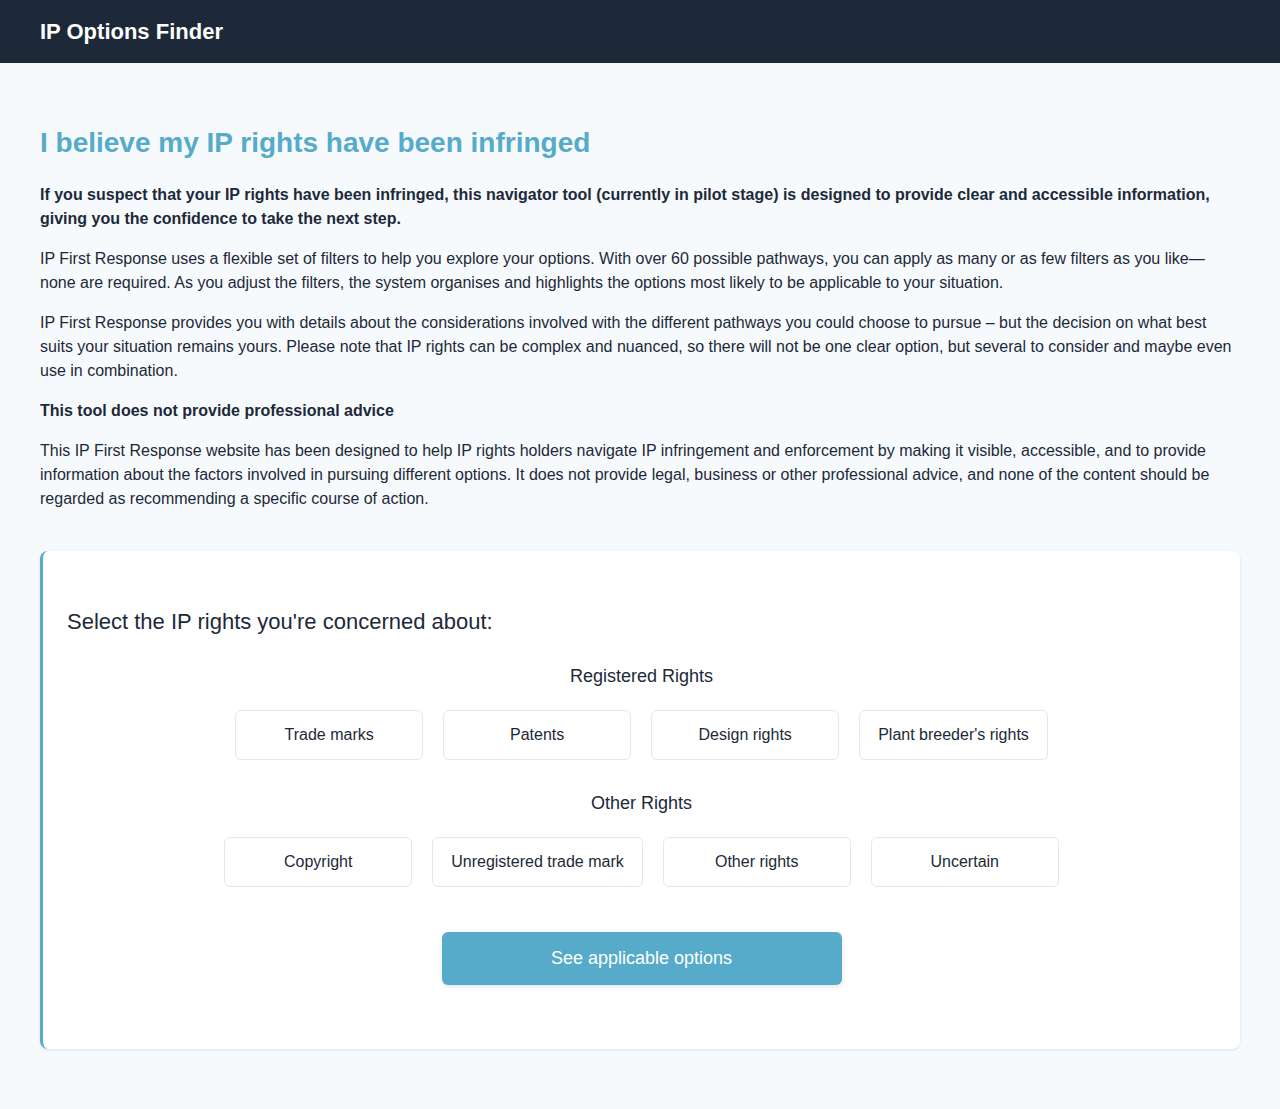
<file: index.html>
<!DOCTYPE html>
<html lang="en">
<head>
    <meta charset="UTF-8">
    <meta name="viewport" content="width=device-width, initial-scale=1.0">
    <title>IP Options</title>
    <style>
        :root {
            --dark-blue: #1D2939;
            --teal: #55ABC9;
            --light-mint: #F6FAFC;
            --border-color: #E4E7EC;
            --text-primary: #1D2939;
            --text-secondary: #667085;
            --highlight: #787ABB;
            
            /* IP Rights Colors */
            --patents-color: #1DA7AF;
            --trademarks-color: #DE4326;
            --designs-color: #84C98F;
            --pbr-color: #F1AC1E;
            --copyright-color: #787ABB;
            --any-color: #667085;
        }

        body {
            font-family: -apple-system, BlinkMacSystemFont, 'Segoe UI', Roboto, sans-serif;
            color: var(--text-primary);
            background-color: var(--light-mint);
            line-height: 1.5;
            margin: 0;
            padding: 0;
        }

        .container {
            max-width: 1200px;
            margin: 0 auto;
            padding: 0 20px;
        }

        .header {
            background-color: var(--dark-blue);
            color: white;
            padding: 15px 0;
        }

        .header-content {
            display: flex;
            justify-content: space-between;
            align-items: center;
        }

        .logo {
            font-size: 22px;
            font-weight: 600;
        }

        .main-content {
            padding: 40px 0;
        }

        .title-section {
            margin-bottom: 40px;
        }

        h1 {
            font-size: 28px;
            font-weight: 600;
            color: var(--teal);
        }

        h2 {
            font-size: 22px;
            font-weight: 500;
            color: var(--text-primary);
            margin-bottom: 20px;
            margin-top: 30px;
        }

        .card {
            background-color: white;
            border-radius: 8px;
            box-shadow: 0 1px 3px rgba(16, 24, 40, 0.1);
            padding: 24px;
            margin-bottom: 20px;
            border-left: 3px solid var(--teal);
        }

        .option-group {
            margin-bottom: 30px;
        }

        .options-container {
            display: flex;
            flex-wrap: wrap;
            gap: 10px;
            margin-top: 15px;
            justify-content: center;
        }

        .option-btn {
            background-color: white;
            border: 1px solid var(--border-color);
            border-radius: 6px;
            padding: 12px 18px;
            font-size: 16px;
            cursor: pointer;
            transition: all 0.2s ease;
            display: flex;
            align-items: center;
            justify-content: center;
            text-align: center;
            margin: 5px;
            min-width: 150px;
            user-select: none;
        }

        .option-btn:active {
            transform: scale(0.98);
            box-shadow: inset 0 1px 2px rgba(0,0,0,0.1);
        }

        .option-btn:hover {
            background-color: #F9FAFB;
        }

        .option-btn.selected {
            background-color: var(--teal);
            color: white;
            border-color: var(--teal);
        }

        /* IP Rights specific colors */
        .option-btn[data-type="patents"].selected {
            background-color: var(--patents-color);
            border-color: var(--patents-color);
        }

        .option-btn[data-type="trademarks"].selected {
            background-color: var(--trademarks-color);
            border-color: var(--trademarks-color);
        }

        .option-btn[data-type="designs"].selected {
            background-color: var(--designs-color);
            border-color: var(--designs-color);
        }

        .option-btn[data-type="pbr"].selected {
            background-color: var(--pbr-color);
            border-color: var(--pbr-color);
        }

        .option-btn[data-type="copyright"].selected {
            background-color: var(--copyright-color);
            border-color: var(--copyright-color);
        }

        .option-btn[data-type="any"].selected {
            background-color: var(--any-color);
            border-color: var(--any-color);
        }
        
        .option-btn[data-type="unregistered-tm"].selected {
            background-color: #DE4326; /* Same as trademarks */
            border-color: #DE4326;
            opacity: 0.8; /* Slightly different to indicate unregistered */
        }
        
        .option-btn[data-type="uncertain"].selected {
            background-color: #A0A0A0;
            border-color: #A0A0A0;
        }
        
        h3 {
            margin-top: 25px;
            margin-bottom: 10px;
            font-size: 18px;
            font-weight: 500;
            color: var(--text-primary);
            text-align: center;
        }
        
        .infringement-101 {
            background-color: #F8F9FA;
            border: 1px solid var(--border-color);
            border-left: 3px solid var(--teal);
            padding: 15px;
            border-radius: 6px;
            margin: 25px 0;
            text-align: center;
        }
        
        .infringement-101-link {
            color: var(--teal);
            text-decoration: underline;
            font-weight: 500;
        }

        .option-checkbox {
            position: absolute;
            opacity: 0;
            width: 0;
            height: 0;
        }

        .btn-primary {
            background-color: var(--teal);
            color: white;
            padding: 16px 24px;
            border-radius: 6px;
            font-weight: 500;
            cursor: pointer;
            border: none;
            transition: all 0.2s ease;
            font-size: 18px;
            width: 100%;
            max-width: 400px;
            margin: 40px auto;
            display: block;
            box-shadow: 0 2px 4px rgba(0,0,0,0.1);
        }

        .btn-primary:hover {
            background-color: #4799B5;
            box-shadow: 0 3px 6px rgba(0,0,0,0.15);
        }

        .btn-primary:active {
            transform: translateY(1px);
            box-shadow: 0 1px 2px rgba(0,0,0,0.1);
        }

        @media (max-width: 768px) {
            .options-container {
                flex-direction: column;
            }
            
            .option-btn {
                width: 100%;
            }
        }
    </style>
</head>
<body>
    <div class="header">
        <div class="container">
            <div class="header-content">
                <div class="logo">IP Options Finder</div>
            </div>
        </div>
    </div>

    <div class="main-content">
        <div class="container">
            <div class="title-section">
                <h1>I believe my IP rights have been infringed</h1>
                <p><strong>If you suspect that your IP rights have been infringed, this navigator tool (currently in pilot stage) is designed to provide clear and accessible information, giving you the confidence to take the next step.</strong></p>
                
                <p>IP First Response uses a flexible set of filters to help you explore your options. With over 60 possible pathways, you can apply as many or as few filters as you like—none are required. As you adjust the filters, the system organises and highlights the options most likely to be applicable to your situation.</p>
                
                <p>IP First Response provides you with details about the considerations involved with the different pathways you could choose to pursue – but the decision on what best suits your situation remains yours. Please note that IP rights can be complex and nuanced, so there will not be one clear option, but several to consider and maybe even use in combination.</p>
                
                <p><strong>This tool does not provide professional advice</strong></p>
                
                <p>This IP First Response website has been designed to help IP rights holders navigate IP infringement and enforcement by making it visible, accessible, and to provide information about the factors involved in pursuing different options. It does not provide legal, business or other professional advice, and none of the content should be regarded as recommending a specific course of action.</p>
            </div>

            <div class="card">
                <form id="ip-options-form">
                    <div class="option-group">
                        <h2>Select the IP rights you're concerned about:</h2>
                        
                        <h3>Registered Rights</h3>
                        <div class="options-container">
                            <label class="option-btn" data-type="trademarks">
                                <input type="checkbox" name="ip-rights" value="trademarks" class="option-checkbox">
                                Trade marks
                            </label>
                            <label class="option-btn" data-type="patents">
                                <input type="checkbox" name="ip-rights" value="patents" class="option-checkbox">
                                Patents
                            </label>
                            <label class="option-btn" data-type="designs">
                                <input type="checkbox" name="ip-rights" value="designs" class="option-checkbox">
                                Design rights
                            </label>
                            <label class="option-btn" data-type="pbr">
                                <input type="checkbox" name="ip-rights" value="pbr" class="option-checkbox">
                                Plant breeder's rights
                            </label>
                        </div>
                        
                        <h3>Other Rights</h3>
                        <div class="options-container">
                            <label class="option-btn" data-type="copyright">
                                <input type="checkbox" name="ip-rights" value="copyright" class="option-checkbox">
                                Copyright
                            </label>
                            <label class="option-btn" data-type="unregistered-tm">
                                <input type="checkbox" name="ip-rights" value="unregistered-tm" class="option-checkbox">
                                Unregistered trade mark
                            </label>
                            <label class="option-btn" data-type="any">
                                <input type="checkbox" name="ip-rights" value="any" class="option-checkbox">
                                Other rights
                            </label>
                            <label class="option-btn" data-type="uncertain">
                                <input type="checkbox" name="ip-rights" value="uncertain" class="option-checkbox">
                                Uncertain
                            </label>
                        </div>
                        
                        <div id="infringement-101-container" class="infringement-101" style="display: none;">
                            <p>We recommend you check out our <a href="#" class="infringement-101-link">Infringement 101</a> section before proceeding</p>
                        </div>

                    </div>

                    <button type="button" id="see-options-btn" class="btn-primary">See applicable options</button>
                </form>
            </div>
        </div>
    </div>

    <script>
        // Handle option button selection for checkboxes (multi-select)
        document.querySelectorAll('.option-btn').forEach(button => {
            // Make the entire button clickable
            button.addEventListener('click', function(e) {
                e.preventDefault(); // Prevent default checkbox behavior
                
                // Toggle the selected class on the clicked button
                this.classList.toggle('selected');
                
                // Also toggle the checkbox
                const checkbox = this.querySelector('.option-checkbox');
                checkbox.checked = !checkbox.checked;
                
                // Check if "Uncertain" is selected
                checkUncertainSelected();
            });
            
            // Also handle the actual checkbox clicks
            const checkbox = button.querySelector('.option-checkbox');
            checkbox.addEventListener('change', function(e) {
                e.stopPropagation(); // Stop event from bubbling
                // Toggle the selected class based on checkbox state
                if (this.checked) {
                    button.classList.add('selected');
                } else {
                    button.classList.remove('selected');
                }
                
                // Check if "Uncertain" is selected
                checkUncertainSelected();
            });
        });
        
        // Function to check if "Uncertain" is selected and show/hide infringement-101
        function checkUncertainSelected() {
            const uncertainCheckbox = document.querySelector('input[value="uncertain"]');
            const infringement101Container = document.getElementById('infringement-101-container');
            
            if (uncertainCheckbox && uncertainCheckbox.checked) {
                infringement101Container.style.display = 'block';
            } else {
                infringement101Container.style.display = 'none';
            }
        }

        // Handle the see options button click
        document.getElementById('see-options-btn').addEventListener('click', function() {
            window.location.href = 'https://brendan13-ipav.github.io/2point0filter/';
        });
    </script>
</body>
</html>
</file>
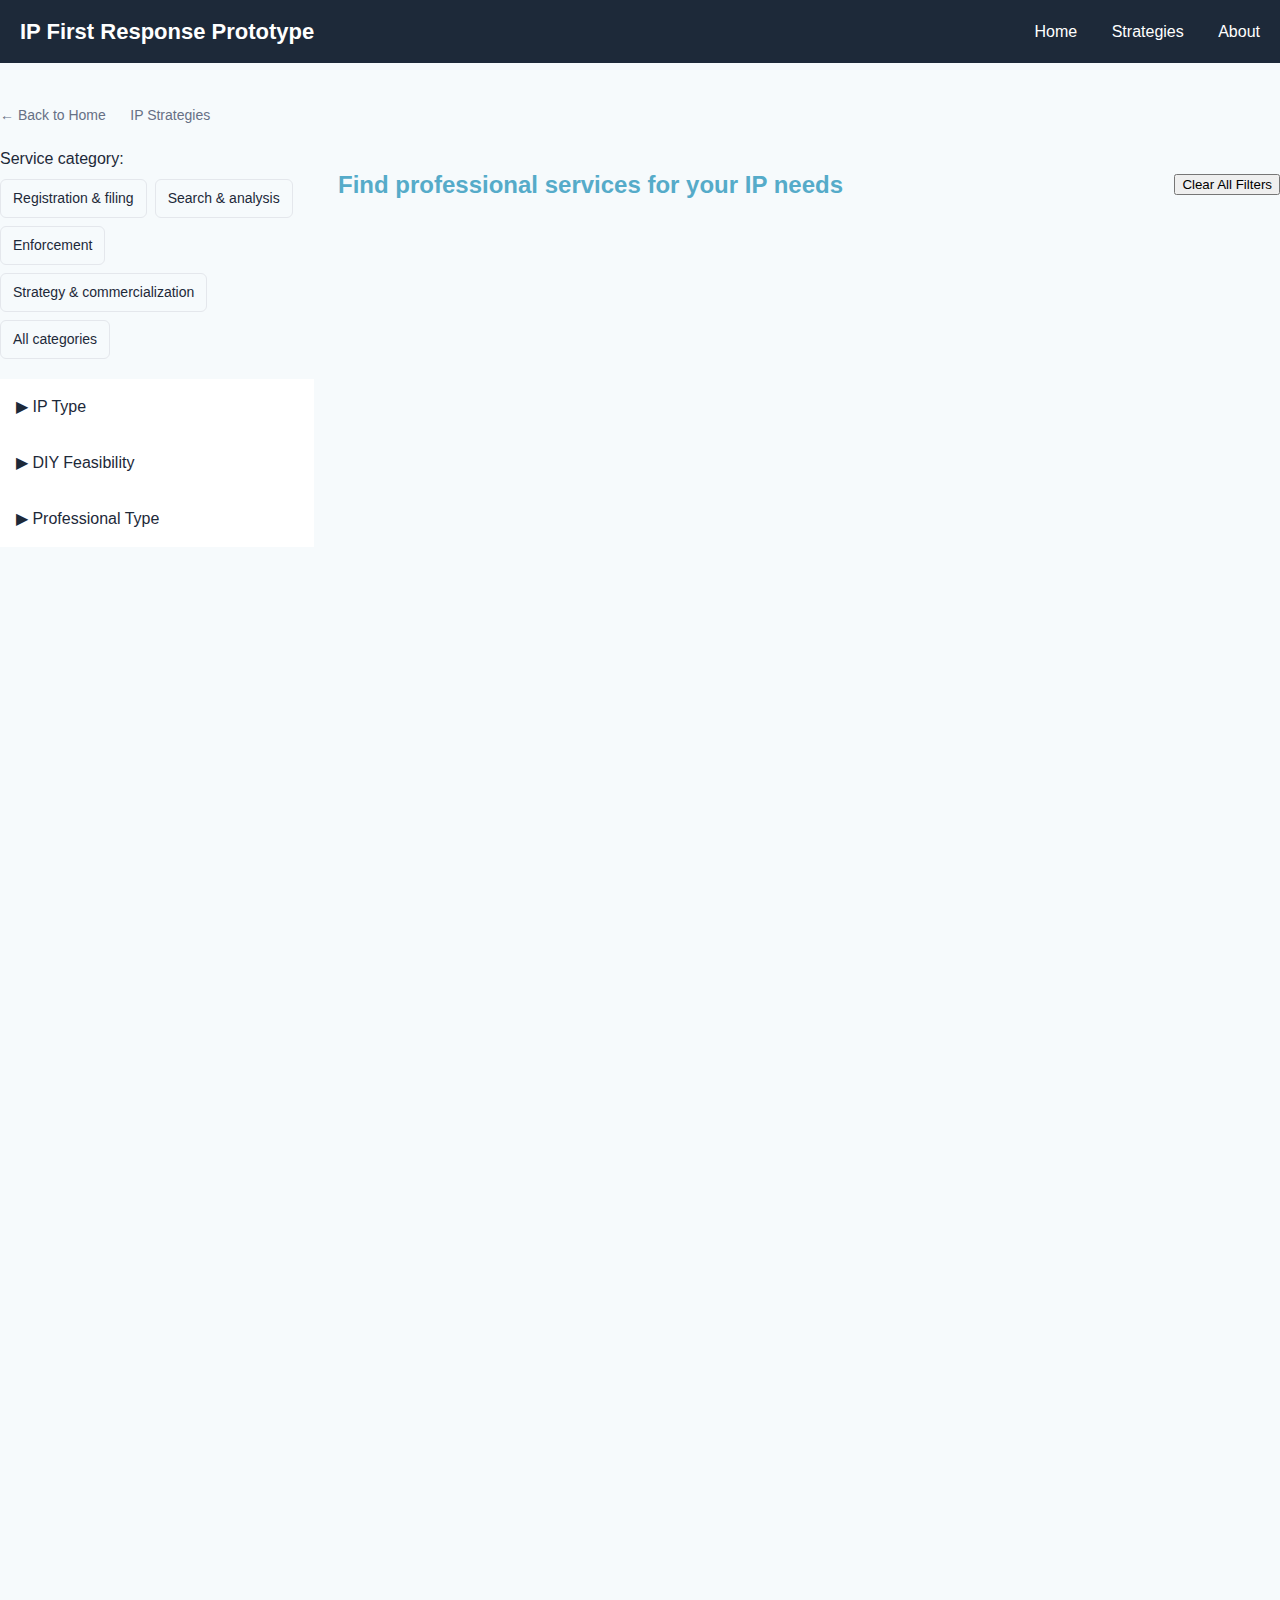
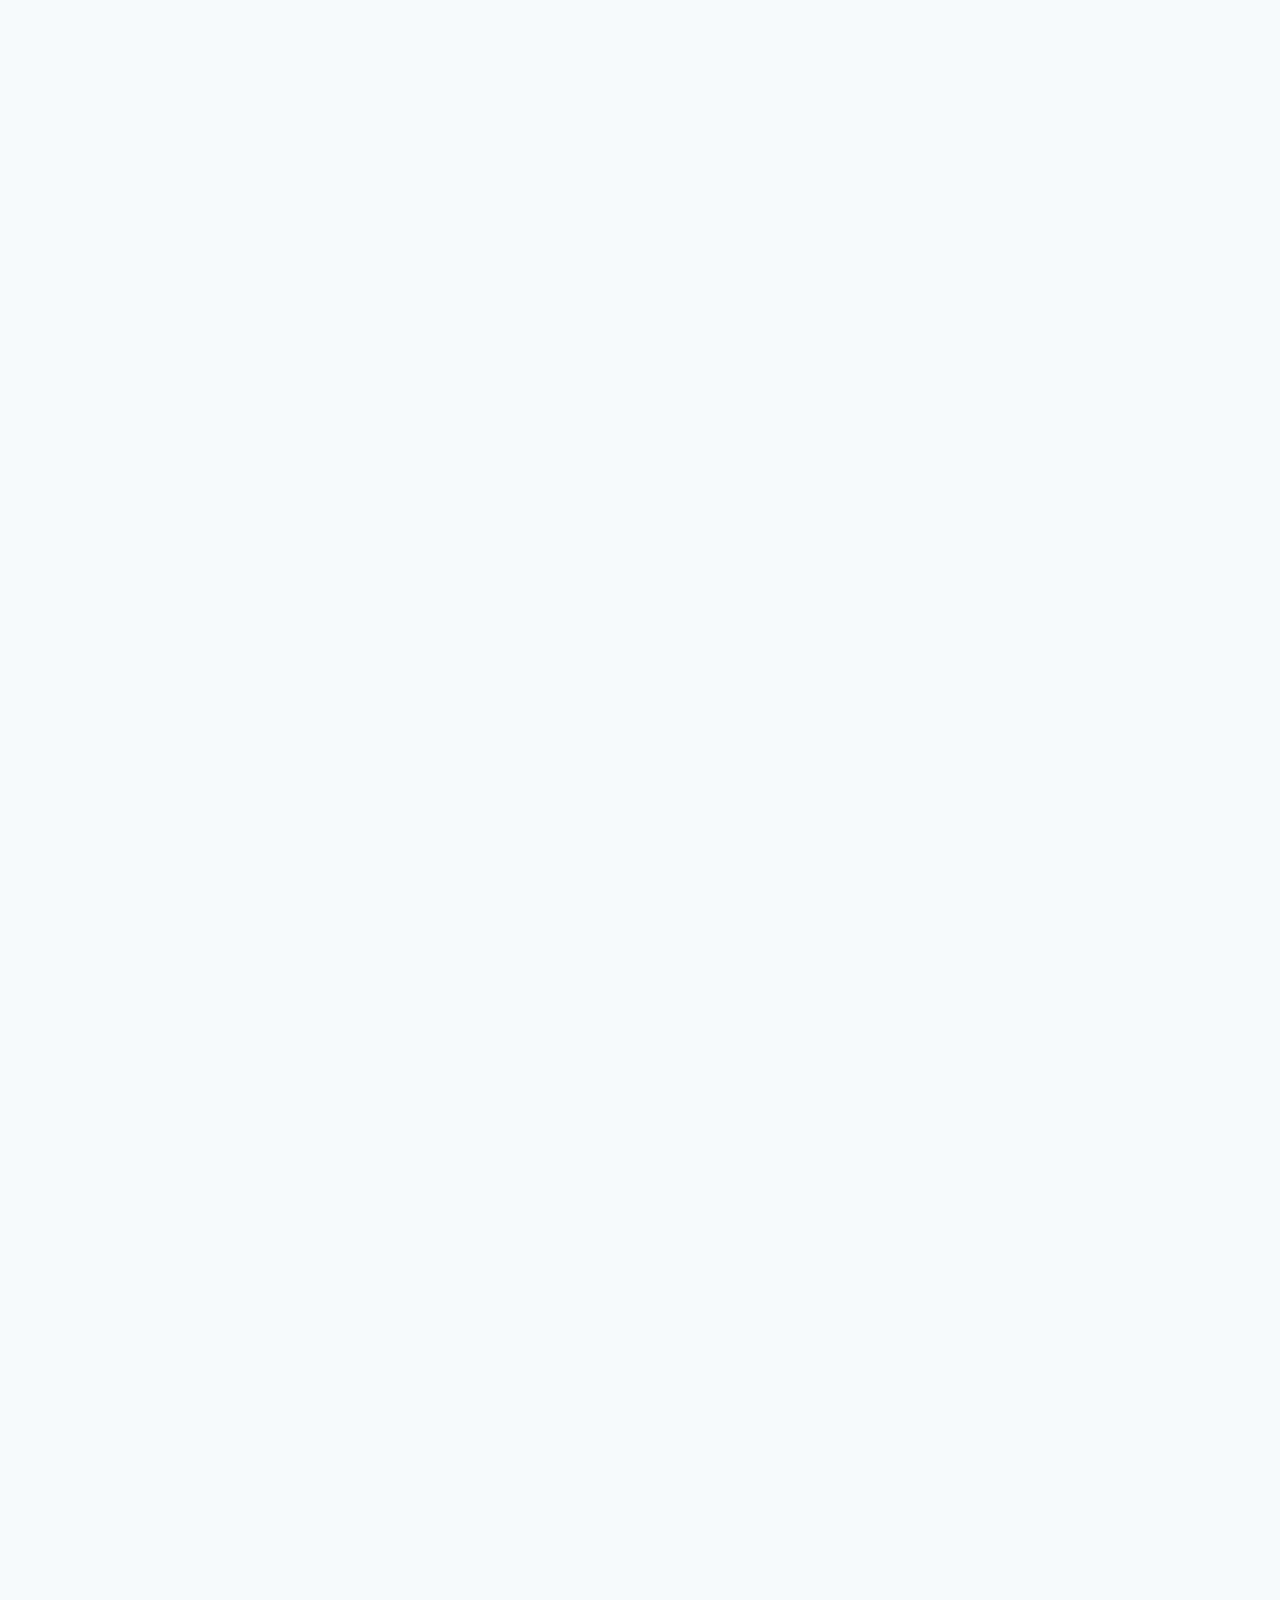
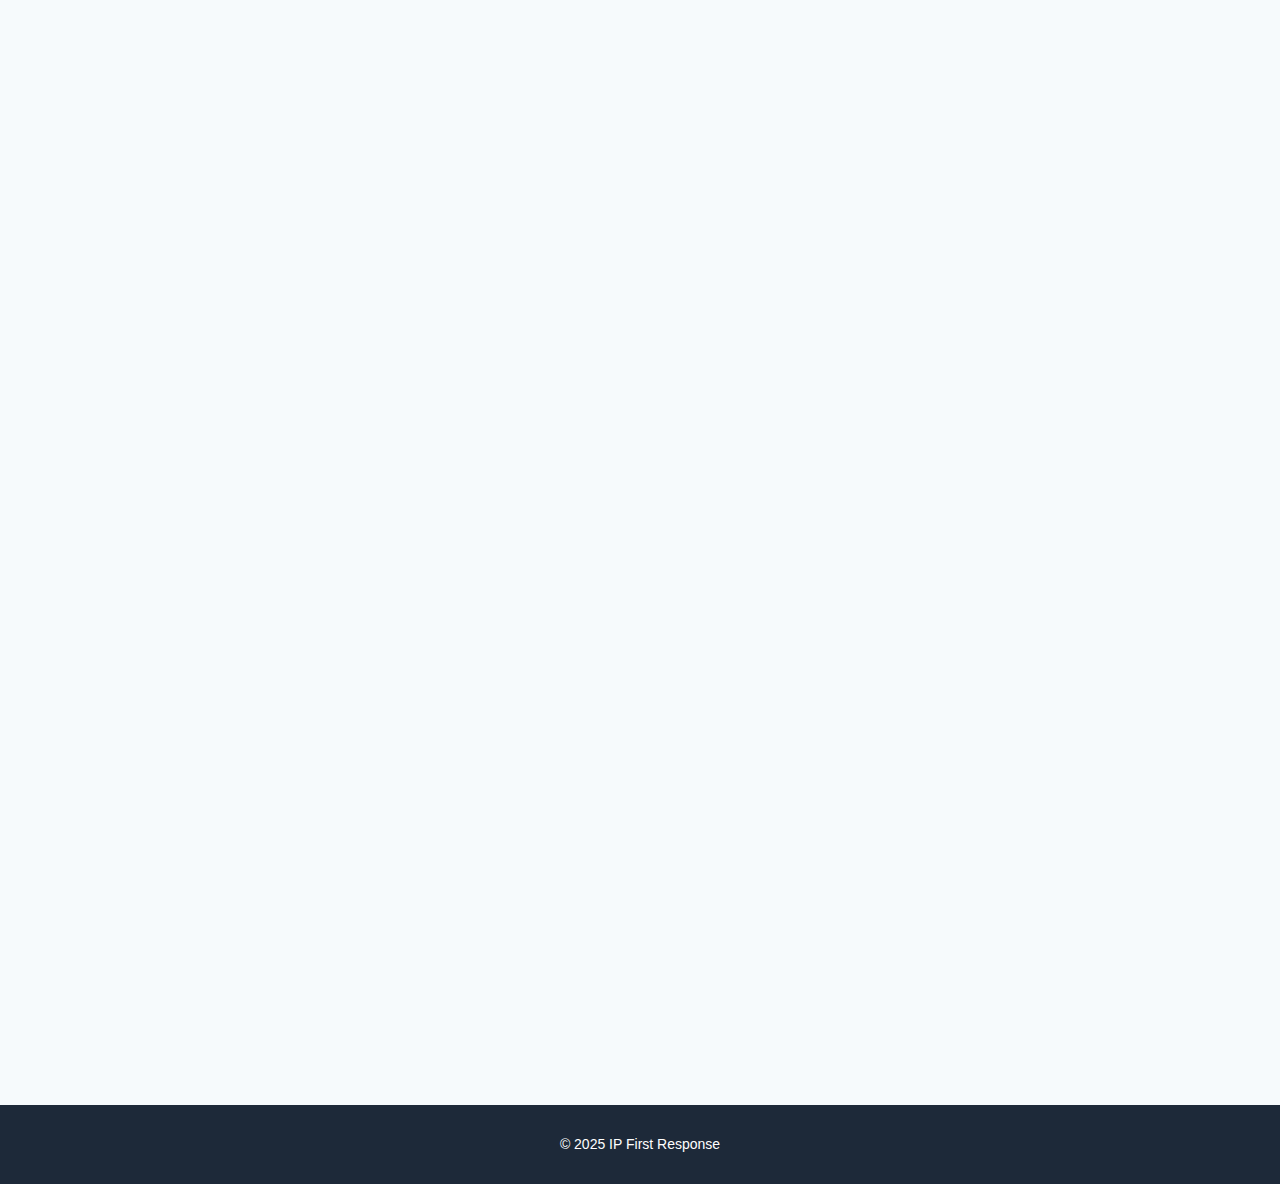
<file: ip-professionals.html>
<!DOCTYPE html>
<html lang="en">
<head>
    <meta charset="UTF-8">
    <meta name="viewport" content="width=device-width, initial-scale=1.0">
    <title>Find IP Professional Services</title>
    <link rel="stylesheet" href="styles.css" />
    <style>
        /* Additional styles specific to professionals page */
        .diy-possible {
            color: #059669; 
        }

        .diy-not-possible {
            color: #DC2626;
        }

        .diy-requires-experience, .diy-experience {
            color: #D97706;
        }

        .diy-professional {
            color: #DC2626;
        }

        .tag-sections {
            margin-top: 8px;
            border-top: 1px solid var(--border-color);
            padding-top: 8px;
        }

        .tag-row {
            margin-bottom: 6px;
            display: flex;
            align-items: flex-start;
        }

        .tag-row:last-child {
            margin-bottom: 0;
        }

        .tag-row-label {
            font-size: 11px;
            color: var(--text-secondary);
            margin-right: 8px;
            min-width: 80px;
            flex-shrink: 0;
            font-weight: 500;
        }

        .tag-row-content {
            display: flex;
            flex-wrap: wrap;
            gap: 4px;
            flex: 1;
        }

        .professional-tag, .ip-type-tag {
            font-size: 11px;
            padding: 3px 8px;
            border-radius: 4px;
            display: inline-flex;
            align-items: center;
            font-weight: 500;
        }

        /* Professional type tag colors */
        .tag-patent-attorney {
            background-color: rgba(29, 167, 175, 0.1);
            color: var(--patent-color);
        }

        .tag-trademark-attorney {
            background-color: rgba(222, 67, 38, 0.1);
            color: var(--trademark-color);
        }

        .tag-design-attorney {
            background-color: rgba(132, 201, 143, 0.1);
            color: var(--design-color);
        }

        .tag-ip-lawyer {
            background-color: rgba(29, 41, 57, 0.1);
            color: var(--dark-blue);
        }

        .tag-prior-art-searcher {
            background-color: rgba(120, 122, 187, 0.1);
            color: var(--copyright-color);
        }

        .tag-ip-consultant {
            background-color: rgba(241, 172, 30, 0.1);
            color: var(--pbr-color);
        }

        .tag-patent-agent {
            background-color: rgba(85, 171, 201, 0.1);
            color: var(--teal);
        }

        .tag-qualified-person {
            background-color: rgba(102, 112, 133, 0.1);
            color: var(--any-color);
        }

        .tag-barrister {
            background-color: rgba(139, 69, 19, 0.1);
            color: #8B4513;
        }

        .tag-tech-transfer {
            background-color: rgba(75, 0, 130, 0.1);
            color: #4B0082;
        }

        .tag-valuation-expert {
            background-color: rgba(255, 140, 0, 0.1);
            color: #FF8C00;
        }

        .tag-docketing-specialist {
            background-color: rgba(128, 128, 128, 0.1);
            color: #808080;
        }

        /* Category specific border colors */
        .border-registration {
            border-left: 3px solid var(--teal);
        }

        .border-search {
            border-left: 3px solid var(--patent-color);
        }

        .border-enforcement {
            border-left: 3px solid var(--trademark-color);
        }

        .border-strategy {
            border-left: 3px solid var(--pbr-color);
        }

        .service-category {
            font-size: 14px;
            color: var(--text-secondary);
            margin-bottom: 4px;
        }

        .service-title {
            font-size: 18px;
            font-weight: 600;
            margin-bottom: 8px;
        }

        .service-description {
            color: var(--text-primary);
            margin-bottom: 16px;
            font-size: 14px;
            line-height: 1.5;
        }

        @keyframes fadeInUp {
            from {
                opacity: 0;
                transform: translateY(20px);
            }
            to {
                opacity: 1;
                transform: translateY(0);
            }
        }
    </style>
</head>
<body>
    <header class="header">
        <div class="container">
            <div class="header-content">
                <div class="logo">IP First Response Prototype</div>
                <nav class="nav">
                    <a href="index.html">Home</a>
                    <a href="strategies.html">Strategies</a>
                    <a href="#">About</a>
                </nav>
            </div>
        </div>
    </header>

    <div class="container main-content">
        <!-- Navigation breadcrumbs -->
        <div style="margin-bottom: 20px;">
            <a href="index.html" style="color: var(--text-secondary); text-decoration: none; font-size: 14px; margin-right: 20px;">← Back to Home</a>
            <a href="strategies.html" style="color: var(--text-secondary); text-decoration: none; font-size: 14px;">IP Strategies</a>
        </div>

        <div id="app">Loading professional services... Please wait.</div>
    </div>

    <footer class="footer">
        <div class="container">
            <p style="text-align: center; font-size: 14px;">&copy; 2025 IP First Response</p>
        </div>
    </footer>

    <script>
        // Load the services data
        fetch('ip-professionals-data.json')
        .then(response => response.json())
        .then(servicesData => {
            const app = IPProfessionalsApp(servicesData);
            app.init();
        })
        .catch(err => {
            console.error('Error loading professionals data:', err);
            document.getElementById('app').textContent = 'Failed to load professional services data.';
        });

        function IPProfessionalsApp(servicesData) {
            // Filter state
            let currentFilters = {
                category: null,
                iptype: null,
                diy: null,
                professional: null
            };

            function init() {
                render();
                setupEventListeners();
            }

            function setupEventListeners() {
                document.addEventListener('click', function(e) {
                    if (e.target.matches('[data-filter]')) {
                        handleFilterClick(e.target);
                    } else if (e.target.matches('.filter-remove')) {
                        handleFilterRemove(e.target);
                    } else if (e.target.matches('.reset-button')) {
                        clearAllFilters();
                    } else if (e.target.matches('.accordion-header')) {
                        toggleAccordion(e.target);
                    }
                });
            }

            function handleFilterClick(button) {
                const filter = button.dataset.filter;
                const value = button.dataset.value;
                
                // Remove selection from siblings
                const siblings = button.parentElement.querySelectorAll('.radio-button');
                siblings.forEach(sibling => sibling.classList.remove('radio-selected'));
                
                // Toggle selection
                if (currentFilters[filter] === value) {
                    currentFilters[filter] = null;
                } else {
                    button.classList.add('radio-selected');
                    currentFilters[filter] = value;
                }
                
                renderServices();
                renderActiveFilters();
            }

            function handleFilterRemove(button) {
                const filterType = button.dataset.filter;
                removeFilter(filterType);
            }

            function removeFilter(filterType) {
                currentFilters[filterType] = null;
                
                // Update UI
                document.querySelectorAll(`[data-filter="${filterType}"]`).forEach(button => {
                    button.classList.remove('radio-selected');
                });
                
                renderServices();
                renderActiveFilters();
            }

            function clearAllFilters() {
                currentFilters = {
                    category: null,
                    iptype: null,
                    diy: null,
                    professional: null
                };
                
                // Update UI
                document.querySelectorAll('.radio-button').forEach(button => {
                    button.classList.remove('radio-selected');
                });
                
                renderServices();
                renderActiveFilters();
            }

            function toggleAccordion(header) {
                const accordion = header.nextElementSibling;
                const arrow = header.querySelector('span');
                
                if (accordion.style.display === 'none' || !accordion.style.display) {
                    accordion.style.display = 'block';
                    arrow.textContent = '▼ ' + arrow.textContent.substring(2);
                } else {
                    accordion.style.display = 'none';
                    arrow.textContent = '▶ ' + arrow.textContent.substring(2);
                }
            }

            function filterServices() {
                return servicesData.filter(service => {
                    // Category filter
                    if (currentFilters.category && currentFilters.category !== 'all' && service.category !== currentFilters.category) {
                        return false;
                    }
                    
                    // IP type filter
                    if (currentFilters.iptype && currentFilters.iptype !== 'any' && service.ipType !== currentFilters.iptype && service.ipType !== 'any') {
                        return false;
                    }
                    
                    // DIY filter
                    if (currentFilters.diy && currentFilters.diy !== 'all' && service.diy !== currentFilters.diy) {
                        return false;
                    }
                    
                    // Professional filter
                    if (currentFilters.professional && currentFilters.professional !== 'any' && !service.professionals.includes(currentFilters.professional)) {
                        return false;
                    }
                    
                    return true;
                });
            }

            function renderServices() {
                const filteredServices = filterServices();
                const container = document.getElementById('serviceCards');
                
                if (!container) return;
                
                if (filteredServices.length === 0) {
                    container.innerHTML = '<div style="grid-column: 1/-1; text-align: center; padding: 40px; color: var(--text-secondary);">No services match your current filters. Try adjusting your selection.</div>';
                    return;
                }
                
                container.innerHTML = filteredServices.map((service, index) => {
                    const borderClass = `border-${service.category}`;
                    const diyClass = `diy-${service.diy.replace(' ', '-')}`;
                    
                    return `
                        <div class="service-card ${borderClass}" style="opacity: 0; animation: fadeInUp 0.6s ease forwards; animation-delay: ${index * 0.1}s;">
                            <div>
                                <div class="service-category">${service.serviceCategory}</div>
                                <h3 class="service-title">${service.title}</h3>
                                <p class="service-description">${service.description}</p>
                                
                                <div class="card-metrics">
                                    <div class="metric-row">
                                        <span class="metric-label">Typical cost:</span>
                                        <span class="metric-value">${service.cost}</span>
                                    </div>
                                    <div class="metric-row">
                                        <span class="metric-label">Typical timeline:</span>
                                        <span class="metric-value">${service.timeline}</span>
                                    </div>
                                    <div class="metric-row">
                                        <span class="metric-label">DIY alternative:</span>
                                        <span class="metric-value ${diyClass}">${service.diyText}</span>
                                    </div>
                                </div>

                                <div class="tag-sections">
                                    <div class="tag-row">
                                        <span class="tag-row-label">IP Type:</span>
                                        <div class="tag-row-content">
                                            <span class="ip-type-tag tag-ip-${service.ipType}">${service.ipType === 'any' ? 'Any Right' : service.ipType.charAt(0).toUpperCase() + service.ipType.slice(1)}</span>
                                        </div>
                                    </div>
                                    <div class="tag-row">
                                        <span class="tag-row-label">Professionals:</span>
                                        <div class="tag-row-content">
                                            ${service.professionalLabels.map((prof, i) => `<span class="professional-tag tag-${service.professionals[i]}">${prof}</span>`).join('')}
                                        </div>
                                    </div>
                                </div>
                            </div>
                        </div>
                    `;
                }).join('');
            }

            function renderActiveFilters() {
                const container = document.getElementById('activeFilters');
                
                if (!container) return;
                
                const activeFilters = [];
                
                const filterLabels = {
                    category: {
                        registration: 'Registration & filing',
                        search: 'Search & analysis', 
                        enforcement: 'Enforcement',
                        strategy: 'Strategy & commercialization'
                    },
                    iptype: {
                        patent: 'Patents',
                        trademark: 'Trade marks',
                        design: 'Design rights',
                        pbr: 'Plant breeder\'s rights',
                        copyright: 'Copyright'
                    },
                    diy: {
                        possible: 'DIY Possible',
                        experience: 'Requires Experience',
                        professional: 'Professional Required'
                    },
                    professional: {
                        'patent-attorney': 'Patent Attorney',
                        'trademark-attorney': 'Trade Mark Attorney',
                        'design-attorney': 'Design Attorney',
                        'ip-lawyer': 'IP Lawyer',
                        'ip-consultant': 'IP Consultant',
                        'prior-art-searcher': 'Prior Art Searcher',
                        'qualified-person': 'Qualified Person',
                        'barrister': 'Barrister',
                        'tech-transfer': 'Tech Transfer Specialist',
                        'valuation-expert': 'Valuation Expert'
                    }
                };
                
                Object.entries(currentFilters).forEach(([filterType, value]) => {
                    if (value && value !== 'all' && value !== 'any') {
                        const label = filterLabels[filterType][value] || value;
                        activeFilters.push(`
                            <div class="filter-pill">
                                ${label} 
                                <span class="filter-remove" data-filter="${filterType}">×</span>
                            </div>
                        `);
                    }
                });
                
                container.innerHTML = activeFilters.join('');
            }

            function render() {
                const app = document.getElementById('app');
                app.innerHTML = `
                    <div class="grid">
                        <!-- Left column - Filters -->
                        <div>
                            <!-- Top filters -->
                            <div class="preference-group">
                                <label class="preference-label">Service category:</label>
                                <div class="radio-group">
                                    <label class="radio-button" data-filter="category" data-value="registration">Registration & filing</label>
                                    <label class="radio-button" data-filter="category" data-value="search">Search & analysis</label>
                                    <label class="radio-button" data-filter="category" data-value="enforcement">Enforcement</label>
                                    <label class="radio-button" data-filter="category" data-value="strategy">Strategy & commercialization</label>
                                    <label class="radio-button" data-filter="category" data-value="all">All categories</label>
                                </div>
                            </div>

                            <!-- Accordion sections -->
                            <div class="accordion-header">
                                <span>▶ IP Type</span>
                            </div>
                            <div class="accordion" style="display: none;">
                                <div class="preference-group">
                                    <label class="preference-label">IP right type:</label>
                                    <div class="radio-group">
                                        <label class="radio-button" data-filter="iptype" data-value="patent">Patents</label>
                                        <label class="radio-button" data-filter="iptype" data-value="trademark">Trade marks</label>
                                        <label class="radio-button" data-filter="iptype" data-value="design">Design rights</label>
                                        <label class="radio-button" data-filter="iptype" data-value="pbr">Plant breeder's rights</label>
                                        <label class="radio-button" data-filter="iptype" data-value="copyright">Copyright</label>
                                        <label class="radio-button" data-filter="iptype" data-value="any">Any IP type</label>
                                    </div>
                                </div>
                            </div>

                            <div class="accordion-header">
                                <span>▶ DIY Feasibility</span>
                            </div>
                            <div class="accordion" style="display: none;">
                                <div class="preference-group">
                                    <label class="preference-label">Can I attempt this myself?</label>
                                    <div class="radio-group">
                                        <label class="radio-button" data-filter="diy" data-value="possible">Possible to DIY</label>
                                        <label class="radio-button" data-filter="diy" data-value="experience">Requires experience</label>
                                        <label class="radio-button" data-filter="diy" data-value="professional">Professional required</label>
                                        <label class="radio-button" data-filter="diy" data-value="all">Show all levels</label>
                                    </div>
                                </div>
                            </div>

                            <div class="accordion-header">
                                <span>▶ Professional Type</span>
                            </div>
                            <div class="accordion" style="display: none;">
                                <div class="preference-group">
                                    <label class="preference-label">Professional type available:</label>
                                    <div class="radio-group">
                                        <label class="radio-button" data-filter="professional" data-value="patent-attorney">Patent Attorney</label>
                                        <label class="radio-button" data-filter="professional" data-value="trademark-attorney">Trade Mark Attorney</label>
                                        <label class="radio-button" data-filter="professional" data-value="design-attorney">Design Attorney</label>
                                        <label class="radio-button" data-filter="professional" data-value="ip-lawyer">IP Lawyer</label>
                                        <label class="radio-button" data-filter="professional" data-value="ip-consultant">IP Consultant</label>
                                        <label class="radio-button" data-filter="professional" data-value="prior-art-searcher">Prior Art Searcher</label>
                                        <label class="radio-button" data-filter="professional" data-value="any">Any professional</label>
                                    </div>
                                </div>
                            </div>
                        </div>

                        <!-- Right column - Results -->
                        <div>
                            <!-- Title and controls -->
                            <div style="display: flex; justify-content: space-between; align-items: center; margin-bottom: 20px;">
                                <h2 class="page-title">Find professional services for your IP needs</h2>
                                <button class="reset-button">Clear All Filters</button>
                            </div>

                            <!-- Active filters -->
                            <div class="active-filters" id="activeFilters">
                                <!-- Active filters will be populated by JavaScript -->
                            </div>

                            <!-- Service cards -->
                            <div class="card-grid" id="serviceCards">
                                <!-- Cards will be populated by JavaScript -->
                            </div>
                        </div>
                    </div>
                `;
                
                // Initial render of services
                renderServices();
                renderActiveFilters();
            }

            return { init };
        }
    </script>
</body>
</html>
</file>
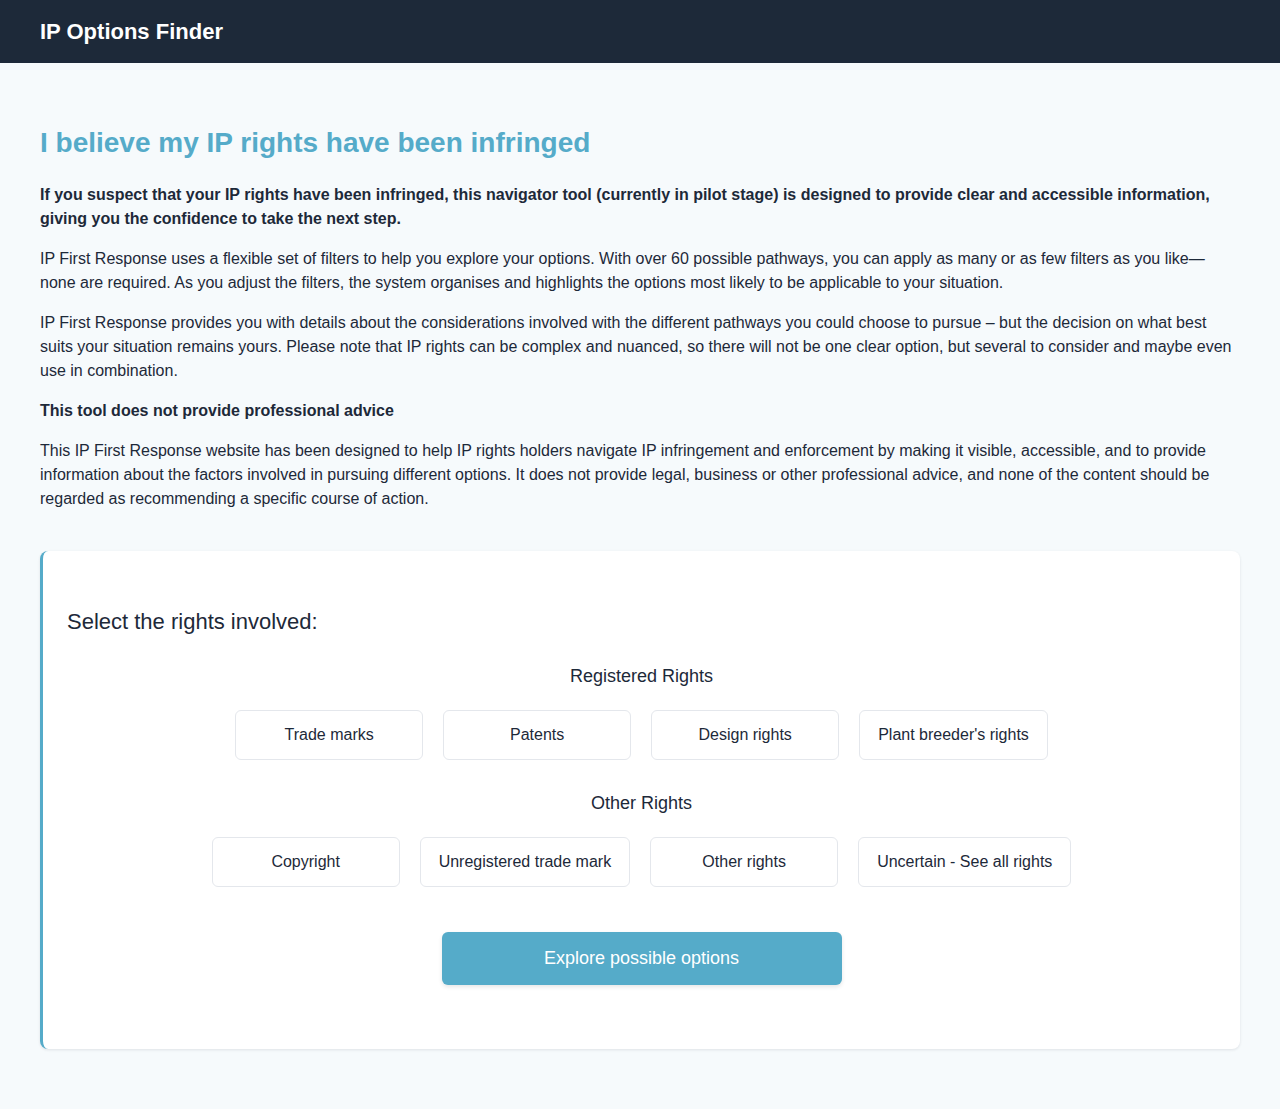
<file: ip-rights.html>
<!DOCTYPE html>
<html lang="en">
<head>
    <meta charset="UTF-8">
    <meta name="viewport" content="width=device-width, initial-scale=1.0">
    <title>IP Options</title>
    <style>
        :root {
            --dark-blue: #1D2939;
            --teal: #55ABC9;
            --light-mint: #F6FAFC;
            --border-color: #E4E7EC;
            --text-primary: #1D2939;
            --text-secondary: #667085;
            --highlight: #787ABB;
            
            /* IP Rights Colors */
            --patents-color: #1DA7AF;
            --trademarks-color: #DE4326;
            --designs-color: #84C98F;
            --pbr-color: #F1AC1E;
            --copyright-color: #787ABB;
            --any-color: #667085;
        }

        body {
            font-family: -apple-system, BlinkMacSystemFont, 'Segoe UI', Roboto, sans-serif;
            color: var(--text-primary);
            background-color: var(--light-mint);
            line-height: 1.5;
            margin: 0;
            padding: 0;
        }

        .container {
            max-width: 1200px;
            margin: 0 auto;
            padding: 0 20px;
        }

        .header {
            background-color: var(--dark-blue);
            color: white;
            padding: 15px 0;
        }

        .header-content {
            display: flex;
            justify-content: space-between;
            align-items: center;
        }

        .logo {
            font-size: 22px;
            font-weight: 600;
        }

        .main-content {
            padding: 40px 0;
        }

        .title-section {
            margin-bottom: 40px;
        }

        h1 {
            font-size: 28px;
            font-weight: 600;
            color: var(--teal);
        }

        h2 {
            font-size: 22px;
            font-weight: 500;
            color: var(--text-primary);
            margin-bottom: 20px;
            margin-top: 30px;
        }

        .card {
            background-color: white;
            border-radius: 8px;
            box-shadow: 0 1px 3px rgba(16, 24, 40, 0.1);
            padding: 24px;
            margin-bottom: 20px;
            border-left: 3px solid var(--teal);
        }

        .option-group {
            margin-bottom: 30px;
        }

        .options-container {
            display: flex;
            flex-wrap: wrap;
            gap: 10px;
            margin-top: 15px;
            justify-content: center;
        }

        .option-btn {
            background-color: white;
            border: 1px solid var(--border-color);
            border-radius: 6px;
            padding: 12px 18px;
            font-size: 16px;
            cursor: pointer;
            transition: all 0.2s ease;
            display: flex;
            align-items: center;
            justify-content: center;
            text-align: center;
            margin: 5px;
            min-width: 150px;
            user-select: none;
        }

        .option-btn:active {
            transform: scale(0.98);
            box-shadow: inset 0 1px 2px rgba(0,0,0,0.1);
        }

        .option-btn:hover {
            background-color: #F9FAFB;
        }

        .option-btn.selected {
            background-color: var(--teal);
            color: white;
            border-color: var(--teal);
        }

        /* IP Rights specific colors */
        .option-btn[data-type="patents"].selected {
            background-color: var(--patents-color);
            border-color: var(--patents-color);
        }

        .option-btn[data-type="trademarks"].selected {
            background-color: var(--trademarks-color);
            border-color: var(--trademarks-color);
        }

        .option-btn[data-type="designs"].selected {
            background-color: var(--designs-color);
            border-color: var(--designs-color);
        }

        .option-btn[data-type="PBR"].selected {
            background-color: var(--pbr-color);
            border-color: var(--pbr-color);
        }

        .option-btn[data-type="copyright"].selected {
            background-color: var(--copyright-color);
            border-color: var(--copyright-color);
        }

        .option-btn[data-type="any"].selected {
            background-color: var(--any-color);
            border-color: var(--any-color);
        }
        
        .option-btn[data-type="unregistered-tm"].selected {
            background-color: #DE4326; /* Same as trademarks */
            border-color: #DE4326;
            opacity: 0.8; /* Slightly different to indicate unregistered */
        }
        
        .option-btn[data-type="uncertain"].selected {
            background-color: #A0A0A0;
            border-color: #A0A0A0;
        }
        
        h3 {
            margin-top: 25px;
            margin-bottom: 10px;
            font-size: 18px;
            font-weight: 500;
            color: var(--text-primary);
            text-align: center;
        }
        
        .infringement-101 {
            background-color: #F8F9FA;
            border: 1px solid var(--border-color);
            border-left: 3px solid var(--teal);
            padding: 15px;
            border-radius: 6px;
            margin: 25px 0;
            text-align: center;
        }
        
        .infringement-101-link {
            color: var(--teal);
            text-decoration: underline;
            font-weight: 500;
        }

        .option-checkbox {
            position: absolute;
            opacity: 0;
            width: 0;
            height: 0;
        }

        .btn-primary {
            background-color: var(--teal);
            color: white;
            padding: 16px 24px;
            border-radius: 6px;
            font-weight: 500;
            cursor: pointer;
            border: none;
            transition: all 0.2s ease;
            font-size: 18px;
            width: 100%;
            max-width: 400px;
            margin: 40px auto;
            display: block;
            box-shadow: 0 2px 4px rgba(0,0,0,0.1);
        }

        .btn-primary:hover {
            background-color: #4799B5;
            box-shadow: 0 3px 6px rgba(0,0,0,0.15);
        }

        .btn-primary:active {
            transform: translateY(1px);
            box-shadow: 0 1px 2px rgba(0,0,0,0.1);
        }

        @media (max-width: 768px) {
            .options-container {
                flex-direction: column;
            }
            
            .option-btn {
                width: 100%;
            }
        }
    </style>
</head>
<body>
    <div class="header">
        <div class="container">
            <div class="header-content">
                <div class="logo">IP Options Finder</div>
            </div>
        </div>
    </div>

    <div class="main-content">
        <div class="container">
<div class="title-section">
    <h1 id="dynamic-title">I believe my IP rights have been infringed</h1>
    <p><strong><span id="dynamic-description">If you suspect that your IP rights have been infringed, this navigator tool (currently in pilot stage) is designed to provide clear and accessible information, giving you the confidence to take the next step.</span></strong></p>
                
                <p>IP First Response uses a flexible set of filters to help you explore your options. With over 60 possible pathways, you can apply as many or as few filters as you like—none are required. As you adjust the filters, the system organises and highlights the options most likely to be applicable to your situation.</p>
                
                <p>IP First Response provides you with details about the considerations involved with the different pathways you could choose to pursue – but the decision on what best suits your situation remains yours. Please note that IP rights can be complex and nuanced, so there will not be one clear option, but several to consider and maybe even use in combination.</p>
                
                <p><strong>This tool does not provide professional advice</strong></p>
                
                <p>This IP First Response website has been designed to help IP rights holders navigate IP infringement and enforcement by making it visible, accessible, and to provide information about the factors involved in pursuing different options. It does not provide legal, business or other professional advice, and none of the content should be regarded as recommending a specific course of action.</p>
            </div>

            <div class="card">
                <form id="ip-options-form">
                    <div class="option-group">
                        <h2>Select the rights involved:</h2>
                        
                        <h3>Registered Rights</h3>
                        <div class="options-container">
                            <label class="option-btn" data-type="trademarks">
                                <input type="checkbox" name="ip-rights" value="trademarks" class="option-checkbox">
                                Trade marks
                            </label>
                            <label class="option-btn" data-type="patents">
                                <input type="checkbox" name="ip-rights" value="patents" class="option-checkbox">
                                Patents
                            </label>
                            <label class="option-btn" data-type="designs">
                                <input type="checkbox" name="ip-rights" value="designs" class="option-checkbox">
                                Design rights
                            </label>
                            <label class="option-btn" data-type="PBR">
                                <input type="checkbox" name="ip-rights" value="PBR" class="option-checkbox">
                                Plant breeder's rights
                            </label>
                        </div>
                        
<h3>Other Rights</h3>
<div class="options-container">
    <label class="option-btn" data-type="copyright">
        <input type="checkbox" name="ip-rights" value="copyright" class="option-checkbox">
        Copyright
    </label>
    <label class="option-btn" data-type="unregistered-tm">
        <input type="checkbox" name="ip-rights" value="unregistered-tm" class="option-checkbox">
        Unregistered trade mark
    </label>
    <label class="option-btn" data-type="any">
        <input type="checkbox" name="ip-rights" value="any" class="option-checkbox">
        Other rights
    </label>
    <label class="option-btn" data-type="uncertain">
        <input type="checkbox" name="ip-rights" value="uncertain" class="option-checkbox">
        Uncertain - See all rights
    </label>
</div>
                        
                        <div id="infringement-101-container" class="infringement-101" style="display: none;">
                            <p>We recommend you check out our <a href="#" class="infringement-101-link">Infringement 101</a> section before proceeding</p>
                        </div>
                        <div id="copyright-info-container" class="infringement-101" style="display: none;">
                            <p>This tool does not provide specific suggestions for this IP type, but will include general or common options which apply to any right. <a href="#" class="infringement-101-link">Learn more about Copyright</a></p>
                        </div>

                        <div id="unregistered-tm-info-container" class="infringement-101" style="display: none;">
                            <p>Select this if you have been using a trade mark to identify your products (such as a brand name or logo) but it is not registered with IP Australia or another IP office. Unregistered trade marks may be protected through common law passing off or the Australian Consumer Law. <a href="#" class="infringement-101-link">Learn about unregistered marks</a></p>
                        </div>

                        <div id="other-rights-info-container" class="infringement-101" style="display: none;">
                            <p>Other IP rights can include trade secrets, confidential information, and circuit layout rights. This tool does not provide specific suggestions for these IP types. <a href="#" class="infringement-101-link">Explore other IP rights</a></p>
                        </div>

                        <div id="tm-unregistered-tm-info-container" class="infringement-101" style="display: none;">
                            <p>Enforcement options differ between registered and unregistered trade marks. By proceeding, you may see some options not available to your rights. Enforcing IP across multiple IP rights can be complex and you should consider professional advice</p>
                        </div>

                        <div id="copyright-combination-info-container" class="infringement-101" style="display: none;">
                            <p>This tool does not provide specific suggestions for copyright and is intended for users with a single IP right. Enforcing IP across multiple IP rights can be complex and you should consider professional advice</p>
                        </div>

                        <div id="multiple-rights-info-container" class="infringement-101" style="display: none;">
                            <p>This tool is intended for users with a single IP right. Enforcing IP across multiple IP rights can be complex and you should consider professional advice</p>
                        </div>

                    </div>

                    <button type="button" id="see-options-btn" class="btn-primary">Explore possible options</button>
                </form>
            </div>
        </div>
    </div>

    <script>

        // Add this at the top of the existing script section, before the existing code
document.addEventListener('DOMContentLoaded', function() {
    // Get the selected situation from localStorage
    const selectedSituation = JSON.parse(localStorage.getItem('ipSelectedSituation'));
    
    // Define the title and description for each situation
    const situationContent = {
        'Enforcement': {
            title: 'I believe my IP rights have been infringed',
            description: 'If you suspect that your IP rights have been infringed, this navigator tool (currently in pilot stage) is designed to provide clear and accessible information, giving you the confidence to take the next step.'
        },
        'Accused': {
            title: 'I\'ve been accused of infringement',
            description: 'If you have been accused of infringing someone else\'s IP rights, this navigator tool (currently in pilot stage) is designed to help you understand your options and provide clear information about how to respond.'
        },
        'Disagree': {
            title: 'I want to oppose or revoke an Australian IP right',
            description: 'If you disagree with a decision made by IP Australia or want to challenge an IP right, this navigator tool (currently in pilot stage) will help you explore your options for opposition or revocation proceedings.'
        },
        'Proactive': {
            title: 'I want to prevent future IP headaches',
            description: 'If you want to take proactive steps to protect your IP rights and avoid future disputes, this navigator tool (currently in pilot stage) will help you explore preventive strategies and best practices.'
        }
    };
    
    // Update the page content based on selection
    if (selectedSituation && selectedSituation.length > 0) {
        const situation = selectedSituation[0];
        const content = situationContent[situation];
        
        if (content) {
            document.getElementById('dynamic-title').textContent = content.title;
            document.getElementById('dynamic-description').textContent = content.description;
        }
    }
});
        
        // Handle option button selection for checkboxes (multi-select)
        document.querySelectorAll('.option-btn').forEach(button => {
            // Make the entire button clickable
            button.addEventListener('click', function(e) {
                e.preventDefault(); // Prevent default checkbox behavior
                
                // Toggle the selected class on the clicked button
                this.classList.toggle('selected');
                
                // Also toggle the checkbox
                const checkbox = this.querySelector('.option-checkbox');
                checkbox.checked = !checkbox.checked;
                
                // Check if "Uncertain" is selected and other combinations
                checkOptionsSelected();
            });
            
            // Also handle the actual checkbox clicks
            const checkbox = button.querySelector('.option-checkbox');
            checkbox.addEventListener('change', function(e) {
                e.stopPropagation(); // Stop event from bubbling
                // Toggle the selected class based on checkbox state
                if (this.checked) {
                    button.classList.add('selected');
                } else {
                    button.classList.remove('selected');
                }
                
                // Check if "Uncertain" is selected and other combinations
                checkOptionsSelected();
            });
        });
        
// Function to check if special options are selected and show/hide info containers
function checkOptionsSelected() {
    // Get all selected checkboxes
    const selectedCheckboxes = document.querySelectorAll('input[name="ip-rights"]:checked');
    const selectedValues = Array.from(selectedCheckboxes).map(checkbox => checkbox.value);
    
    // Hide all info containers first
    document.querySelectorAll('.infringement-101').forEach(container => {
        container.style.display = 'none';
    });
    
    // Check how many options are selected
    const numSelected = selectedValues.length;
    
    // Check for specific single selections
    if (numSelected === 1) {
        // Uncertain option
        if (selectedValues.includes('uncertain')) {
            document.getElementById('infringement-101-container').style.display = 'block';
        }
        
        // Copyright option
        if (selectedValues.includes('copyright')) {
            document.getElementById('copyright-info-container').style.display = 'block';
        }
        
        // Unregistered TM option
        if (selectedValues.includes('unregistered-tm')) {
            document.getElementById('unregistered-tm-info-container').style.display = 'block';
        }
        
        // Other Rights option
        if (selectedValues.includes('any')) {
            document.getElementById('other-rights-info-container').style.display = 'block';
        }
    }
    // Check for specific combinations
    else if (numSelected > 1) {
        // Check for Trade marks + Unregistered trade mark combination
        if (selectedValues.includes('trademarks') && selectedValues.includes('unregistered-tm') && numSelected === 2) {
            document.getElementById('tm-unregistered-tm-info-container').style.display = 'block';
        }
        // Check for any combination including Copyright
        else if (selectedValues.includes('copyright')) {
            document.getElementById('copyright-combination-info-container').style.display = 'block';
        }
        // Any other combination of multiple rights
        else {
            document.getElementById('multiple-rights-info-container').style.display = 'block';
        }
    }
}

// Handle the see options button click
document.getElementById('see-options-btn').addEventListener('click', function() {
    // Get all checked checkboxes
    const selectedCheckboxes = document.querySelectorAll('input[name="ip-rights"]:checked');
    
    // Convert checkbox values to the format expected by strategies.html
    const selectedRights = Array.from(selectedCheckboxes).map(checkbox => {
        // Map from checkbox values to the actual right names used in strategies.json
        const valueToRightMap = {
            'patents': 'Patent',
            'trademarks': 'Trade mark',
            'designs': 'Design',
            'PBR': 'PBR',
            'copyright': 'Copyright',
            'unregistered-tm': 'Trade mark',  // Map to same as regular TM
            'any': 'Any',
            'uncertain': 'Any'                // If uncertain, show all
        };
        
        return valueToRightMap[checkbox.value] || checkbox.value;
    });
    
    // Save to localStorage for strategies.html to read
    localStorage.setItem('ipSelectedRights', JSON.stringify(selectedRights));
    
    // If nothing selected, default to showing all
    if (selectedRights.length === 0) {
        localStorage.setItem('ipSelectedRights', JSON.stringify(['Trade mark']));
    }
    
    // Navigate to strategies page
    window.location.href = 'strategies.html';
});
    </script>
</body>
</html>
</file>
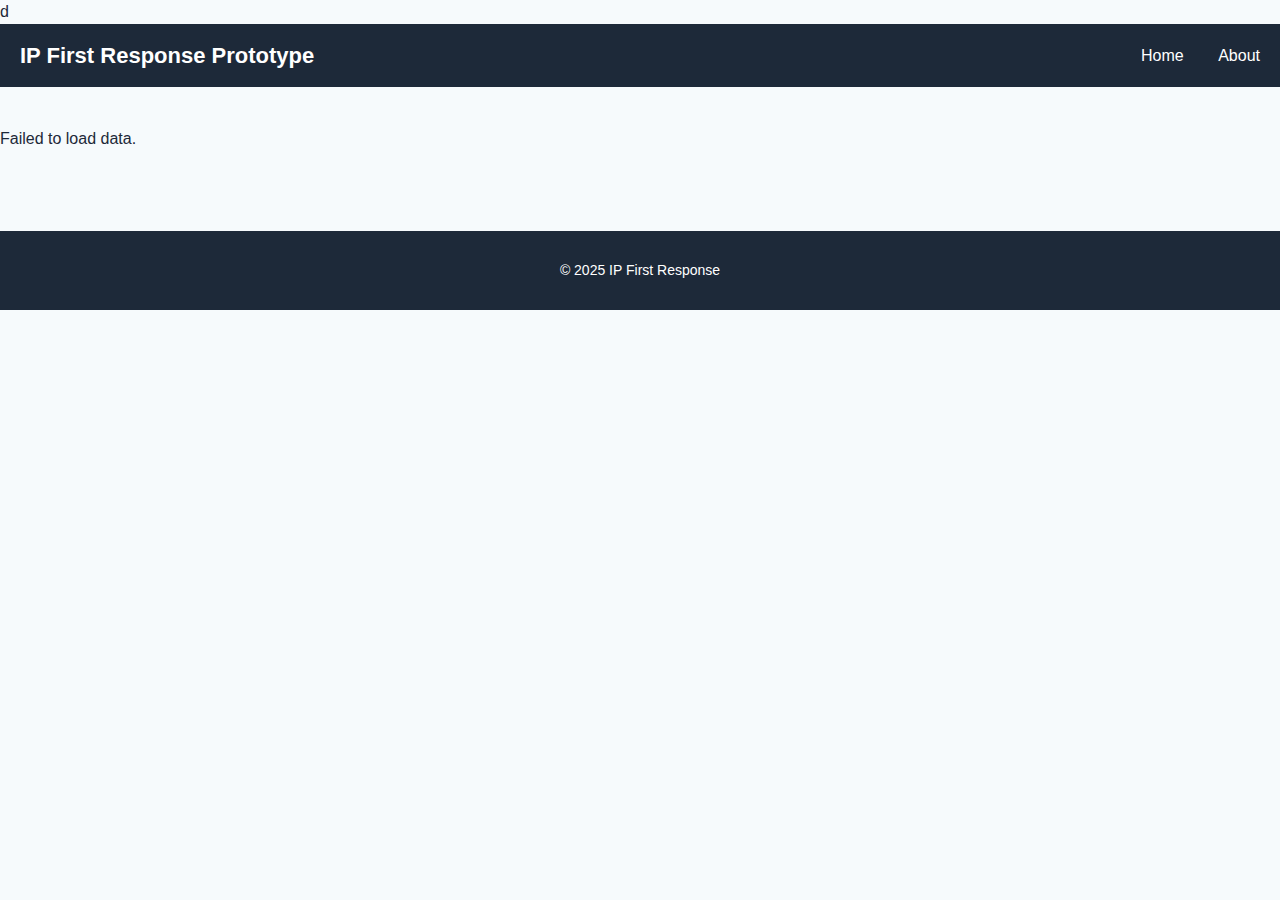
<file: strategies.html>
d<!DOCTYPE html>
<html lang="en">
<head>
  <meta charset="UTF-8">
  <meta name="viewport" content="width=device-width, initial-scale=1.0">
  <title>IP First Response 2.0</title>

  <!-- External CSS -->
  <link rel="stylesheet" href="styles.css" />
  <style>
    /* Additional styles for cost and effort display */
    .card-metrics {
      margin-top: 10px;
      font-size: 13px;
      color: var(--text-secondary);
    }
    
    .metric-row {
      margin-bottom: 4px;
      display: flex;
      align-items: center;
    }
    
    .metric-label {
      font-weight: 500;
      margin-right: 8px;
      min-width: 100px;
    }
    
    .metric-value {
      color: var(--text-primary);
      flex: 1;
    }

    /* Tag sections wrapper */
    .tag-sections {
      margin-top: 12px;
      border-top: 1px solid var(--border-color);
      padding-top: 12px;
    }

    /* Tighter spacing for tag rows */
    .tag-row {
      margin-bottom: 2px;
    }
    
    /* Last tag row has no margin */
    .tag-row:last-child {
      margin-bottom: 0;
    }

    /* New styles for IP type and approach tags */
    .strategy-tags {
      display: flex;
      flex-wrap: wrap;
      gap: 8px;
      flex: 1;
    }

    .strategy-tag {
      font-size: 12px;
      padding: 3px 8px;
      border-radius: 4px;
      display: inline-flex;
      align-items: center;
      font-weight: 500;
    }

    /* Using the colors from styles.css */
    .tag-ip-any {
      background-color: rgba(102, 112, 133, 0.1);
      color: var(--any-color);
    }
    
    .tag-ip-patent {
      background-color: rgba(29, 167, 175, 0.1);
      color: var(--patent-color);
    }
    
    .tag-ip-trademark, .tag-ip-trademarkt {
      background-color: rgba(222, 67, 38, 0.1);
      color: var(--trademark-color);
    }
    
    .tag-ip-design {
      background-color: rgba(132, 201, 143, 0.1);
      color: var(--design-color);
    }
    
    .tag-ip-copyright {
      background-color: rgba(120, 122, 187, 0.1);
      color: var(--copyright-color);
    }
    
    .tag-ip-pbr {
      background-color: rgba(241, 172, 30, 0.1);
      color: var(--pbr-color);
    }

    .tag-approach {
      background-color: rgba(85, 171, 201, 0.1);
      color: var(--teal);
    }

    /* Not applicable styling */
    .not-applicable {
      opacity: 0.7;
    }

    .not-applicable-badge {
      background-color: #f5f5f5;
      color: #616161;
      padding: 3px 8px;
      border-radius: 12px;
      font-size: 12px;
      margin-left: 8px;
    }
  </style>
</head>
<body>
  <header class="header">
    <div class="container">
      <div class="header-content">
        <div class="logo">IP First Response Prototype</div>
        <nav class="nav">
          <a href="index.html">Home</a>
          <a href="#">About</a>
        </nav>
      </div>
    </div>
  </header>

  <div class="container main-content">
    <div id="app">Loading... Please wait while we prepare your options</div>
  </div>

  <footer class="footer">
    <div class="container">
      <p style="text-align: center; font-size: 14px;">&copy; 2025 IP First Response</p>
    </div>
  </footer>

    <script type="module">
  import { calculateStrategyScores } from './scoring.js';
Promise.all([
  fetch('strategies.json').then(res => res.json()),
  fetch('filterOptions.json').then(res => res.json()),
  fetch('accordionPresets.json').then(res => res.json())
]).then(([strategiesData, preferenceConfigs, accordionPresets]) => {

      // Make preferenceConfigs globally available for use in filtering functions
      window.preferenceConfigs = preferenceConfigs;

      const ipRightsOptions = [
        { id: 'Patent', label: 'Patents', color: 'patent' },
        { id: 'Trade mark', label: 'Trade marks', color: 'trademark' },
        { id: 'Design', label: 'Design rights', color: 'design' },
        { id: 'PBR', label: "Plant breeder's rights", color: 'pbr' },
        { id: 'Copyright', label: 'Copyright', color: 'copyright' },
        { id: 'Any', label: 'Any IP right', color: 'any' }
      ];

      const situationOptions = [
        { id: 'Accused', label: "I've been accused of infringing" },
        { id: 'Enforcement', label: 'I believe my IP has been infringed' },
        { id: 'Proactive', label: "I want to prevent future IP headaches" },
        { id: 'Professional', label: "I'm seeking support of an IP professional" },
        { id: 'Disagree', label: "I want to oppose or revoke an IP right" }
      ];

      // Define accordion presets based on IP rights and situations
 

      function IPStrategyFinder() {
        // Get only the primary filters from localStorage (rights and situations)
        const savedState = JSON.parse(localStorage.getItem('ipStrategyState')) || {};
        
        // Check if coming from index page with new selections
        const selectedFromIndex = JSON.parse(localStorage.getItem('ipSelectedRights'));
        
        // Define all possible rights for use as default
        const allRights = ['Patent', 'Trade mark', 'Design', 'PBR', 'Copyright', 'Any'];
        
        const state = {
          loading: true,
          strategies: strategiesData,
          filteredStrategies: [],
          accordions: savedState.accordions || {  //Set all as closed, using the fact no values reads as falsy
          },
          // Use selections from index.html if available, otherwise use saved state or ALL rights
          selectedRights: selectedFromIndex || savedState.selectedRights || allRights,
          selectedSituations: savedState.selectedSituations || ['Enforcement'],
          // Dynamic filter selections - always start fresh
          filterSelections: {}
        };
        
        // Clear the selection from localStorage to avoid affecting future visits
        localStorage.removeItem('ipSelectedRights');

        function init() {
          state.loading = false;
          state.filteredStrategies = calculateStrategyScores(
            state.strategies,
            state
          );

          render();
        }

        // Create a dynamic title based on selected situation and IP right
        function createDynamicTitle() {
          const situationMap = {
            'Enforcement': 'enforce',
            'Accused': 'respond to accusations about',
            'Proactive': 'prevent future IP headaches involving',
            'Professional': 'use professional support for',
            'Disagree': 'oppose or revoke'
          };
          
          let action = 'manage'; // Default
          if (state.selectedSituations.length === 1) {
            action = situationMap[state.selectedSituations[0]];
          }
          
          let rightText = 'intellectual property';
          
          if (state.selectedRights.length === 1) {
            // Just one right selected
            rightText = `a ${state.selectedRights[0].toLowerCase()}`;
          } else if (state.selectedRights.length > 1) {
            // Multiple rights selected - format them more naturally
            if (state.selectedRights.length === 2) {
              // Two rights - use "and" between them
              rightText = `${state.selectedRights[0].toLowerCase()} and ${state.selectedRights[1].toLowerCase()}`;
                                                // } else if (state.selectedRights.length <= 4) {
                                                //   // 3-4 rights - list with commas and "and"
                                                //   const lastRight = state.selectedRights[state.selectedRights.length - 1].toLowerCase();
                                                //   const otherRights = state.selectedRights.slice(0, -1).map(r => r.toLowerCase());
                                                //   rightText = `${otherRights.join(', ')} and ${lastRight}`;
            } else {
              // More than 4 rights - keep it simple
              rightText = 'multiple IP rights';
            }
          }
          
          return `Showing: Strategies which can ${action} ${rightText}`;
        }

        // Get the current accordion layout based on selections
                              function getAccordionLayout() {
                            const selectedRight = (state.selectedRights[0] || '').replace(/\s+/g, '').toLowerCase();
                            const selectedSituation = (state.selectedSituations[0] || '').toLowerCase();
                      
                            const ipRightObj = ipRightsOptions.find(opt => opt.id.toLowerCase().replace(/\s+/g, '') === selectedRight);
                            const situationObj = situationOptions.find(opt => opt.id.toLowerCase() === selectedSituation);
                      
                            const rightKey = ipRightObj ? ipRightObj.id.replace(/\s+/g, '') : '';
                            const situationKey = situationObj ? situationObj.id : '';
                            const presetKey = `${rightKey}-${situationKey}`;
                      
                            return accordionPresets[presetKey] || accordionPresets.default;
                          }

        // Simplified function - now just returns true since we removed showFor
        function shouldShowFilter(filterKey, filterConfig) {
          return true; // Show all filters since we're controlling visibility through accordion presets
        }

        function getAccordionSelectionCount(filterKeys) {
  let count = 0;
  filterKeys.forEach(filterKey => {
    if (state.filterSelections[filterKey] !== undefined) {
      count++;
    }
  });
  return count;
}

        function render() {
          // Only save primary filters to localStorage
          localStorage.setItem('ipStrategyState', JSON.stringify({
            accordions: state.accordions,
            selectedRights: state.selectedRights,
            selectedSituations: state.selectedSituations
          }));

          const app = document.getElementById('app');
          app.innerHTML = '';

          const container = document.createElement('div');
          container.className = 'grid';

          const leftCol = document.createElement('div');
          leftCol.appendChild(renderTopFilters());
          leftCol.appendChild(renderDynamicAccordions());
          container.appendChild(leftCol);

          const rightCol = document.createElement('div');
          rightCol.appendChild(renderActiveFilters());
          rightCol.appendChild(renderStrategyCards());
          container.appendChild(rightCol);

          app.appendChild(container);
        }

        // Render filters that appear above accordions
        function renderTopFilters() {
          const topFiltersWrapper = document.createElement('div');
          topFiltersWrapper.className = 'top-filters';
          topFiltersWrapper.style.marginBottom = '20px';
          
          const layout = getAccordionLayout();
          const topFilters = layout.topFilters || [];
          
          if (topFilters.length === 0) {
            return topFiltersWrapper; // Return empty wrapper if no top filters
          }
          
          topFilters.forEach(filterKey => {
            const filterConfig = preferenceConfigs.filters[filterKey];
            
            if (filterConfig && shouldShowFilter(filterKey, filterConfig)) {
              const group = document.createElement('div');
              group.className = 'preference-group';

              const label = document.createElement('label');
              label.className = 'preference-label';
              label.textContent = filterConfig.label;
              group.appendChild(label);

              const radioGroup = document.createElement('div');
              radioGroup.className = 'radio-group';
              
             filterConfig.options.forEach((opt, index) => {
  const radioWrapper = document.createElement('div');
  radioWrapper.className = 'radio-wrapper';
  radioWrapper.style.position = 'relative';
  
  const radio = document.createElement('label');
  radio.className = 'radio-button';
  if (state.filterSelections[filterKey] === index) {
    radio.classList.add('radio-selected');
  }
  radio.textContent = opt.label;
  radio.onclick = () => {
    // Toggle selection
    if (state.filterSelections[filterKey] === index) {
      delete state.filterSelections[filterKey];
    } else {
      state.filterSelections[filterKey] = index;
    }
    
    state.filteredStrategies = calculateStrategyScores(
      state.strategies,
      state
    );

    render();
  };
  
  // Add tooltip if it exists
  if (opt.tooltip) {
    const tooltip = document.createElement('div');
    tooltip.className = 'tooltip';
    tooltip.textContent = opt.tooltip;
    radioWrapper.appendChild(radio);
    radioWrapper.appendChild(tooltip);
  } else {
    radioWrapper.appendChild(radio);
  }
  
  radioGroup.appendChild(radioWrapper);
});
              
              group.appendChild(radioGroup);
              topFiltersWrapper.appendChild(group);
            }
          });
          
          return topFiltersWrapper;
        }

        // Render accordions dynamically based on the current layout
        function renderDynamicAccordions() {
          const wrapper = document.createElement('div');
          const layout = getAccordionLayout();
          const accordions = layout.accordions || layout; // Support both new and old format

          Object.entries(accordions).forEach(([accordionTitle, filterKeys]) => {
            const accordionKey = accordionTitle.toLowerCase().replace(/\s+/g, '');
            
            // Create accordion header
// Create accordion header
const toggle = document.createElement('div');
toggle.className = 'accordion-header';
toggle.style.cursor = 'pointer';

// Count selections in this accordion
const selectionCount = getAccordionSelectionCount(filterKeys);
const selectionText = selectionCount > 0 ? ` <span style="font-style: italic; font-weight: normal; color: var(--text-secondary);">${selectionCount} selected</span>` : '';

toggle.innerHTML = `<span class="accordion-arrow" style="display:inline-block; transition: transform 0.3s ease; transform: ${state.accordions[accordionKey] ? 'rotate(90deg)' : 'rotate(0deg)'};">▶</span> ${selectionText}${accordionTitle}`;

toggle.onclick = () => {
  state.accordions[accordionKey] = !state.accordions[accordionKey];
  render();
};
wrapper.appendChild(toggle);

            // Create accordion content if expanded
            if (state.accordions[accordionKey]) {
              const accordion = document.createElement('div');
              accordion.className = 'accordion';

              filterKeys.forEach(filterKey => {
                const filterConfig = preferenceConfigs.filters[filterKey];
                
                if (filterConfig && shouldShowFilter(filterKey, filterConfig)) {
                  const group = document.createElement('div');
                  group.className = 'preference-group';

                  const label = document.createElement('label');
                  label.className = 'preference-label';
                  label.textContent = filterConfig.label;
                  group.appendChild(label);

                  const radioGroup = document.createElement('div');
                  radioGroup.className = 'radio-group';
                  
                  filterConfig.options.forEach((opt, index) => {
  const radioWrapper = document.createElement('div');
  radioWrapper.className = 'radio-wrapper';
  radioWrapper.style.position = 'relative';
  
  const radio = document.createElement('label');
  radio.className = 'radio-button';
  if (state.filterSelections[filterKey] === index) {
    radio.classList.add('radio-selected');
  }
  radio.textContent = opt.label;
  radio.onclick = () => {
    // Toggle selection
    if (state.filterSelections[filterKey] === index) {
      delete state.filterSelections[filterKey];
    } else {
      state.filterSelections[filterKey] = index;
    }
    
    state.filteredStrategies = calculateStrategyScores(
      state.strategies,
      state
    );

    render();
  };
  
  // Add tooltip if it exists
  if (opt.tooltip) {
    const tooltip = document.createElement('div');
    tooltip.className = 'tooltip';
    tooltip.textContent = opt.tooltip;
    radioWrapper.appendChild(radio);
    radioWrapper.appendChild(tooltip);
  } else {
    radioWrapper.appendChild(radio);
  }
  
  radioGroup.appendChild(radioWrapper);
});
                  
                  group.appendChild(radioGroup);
                  accordion.appendChild(group);
                }
              });

              wrapper.appendChild(accordion);
            }
          });

          return wrapper;
        }

        // Render active filters and title
        function renderActiveFilters() {
          const filtersWrapper = document.createElement('div');
          
          // Create dynamic title and clear button container
          const titleContainer = document.createElement('div');
          titleContainer.style.display = 'flex';
          titleContainer.style.justifyContent = 'space-between';
          titleContainer.style.alignItems = 'center';
          titleContainer.style.marginBottom = '20px';
          
          // Create title based on selected rights and situation
          const titleElement = document.createElement('h2');
          titleElement.className = 'page-title';
          titleElement.textContent = createDynamicTitle();
          titleContainer.appendChild(titleElement);
          
          // Add Clear All Filters button
          const resetBtn = document.createElement('button');
          resetBtn.textContent = 'Clear All Filters';
          resetBtn.className = 'reset-button';
          resetBtn.onclick = () => {
            // Reset all filter selections
            state.filterSelections = {};
            state.filteredStrategies = calculateStrategyScores(
              state.strategies,
              state
            );

            render();
          };
          titleContainer.appendChild(resetBtn);
          
          filtersWrapper.appendChild(titleContainer);
          
          // Create secondary filters section (if any exist)
          const hasSecondaryFilters = Object.keys(state.filterSelections).length > 0;
          
          if (hasSecondaryFilters) {
            const secondaryFiltersTitle = document.createElement('div');
            secondaryFiltersTitle.className = 'filters-section-title';
            secondaryFiltersTitle.textContent = 'Active Filters';
            filtersWrapper.appendChild(secondaryFiltersTitle);
            
            const secondaryFiltersContainer = document.createElement('div');
            secondaryFiltersContainer.className = 'active-filters';
            
            // Add filter pills
            Object.entries(state.filterSelections).forEach(([filterKey, optionIndex]) => {
              const filterConfig = preferenceConfigs.filters[filterKey];
              if (filterConfig && filterConfig.options[optionIndex]) {
                const opt = filterConfig.options[optionIndex];
                
                // Use pillTemplate and pillLabel for better display
                let pillText = filterConfig.pillTemplate || `${filterConfig.label}: ${opt.label}`;
                pillText = pillText.replace('{optionLabel}', opt.pillLabel || opt.label);
                
                const pill = document.createElement('div');
                pill.className = 'filter-pill';
                pill.textContent = pillText;
                
                const remove = document.createElement('span');
                remove.className = 'filter-remove';
                remove.textContent = '×';
                remove.onclick = () => {
                  delete state.filterSelections[filterKey];
                  state.filteredStrategies = calculateStrategyScores(
                    state.strategies,
                    state
                  );

                  render();
                };
                pill.appendChild(remove);
                secondaryFiltersContainer.appendChild(pill);
              }
            });
            
            filtersWrapper.appendChild(secondaryFiltersContainer);
          }
          
          return filtersWrapper;
        }

        // Updated renderStrategyCards function to display IP Type and Approach tags
        function renderStrategyCards() {
          const list = document.createElement('div');
          list.className = 'card-grid';

          const activeFilters = Object.keys(state.filterSelections).length;
          const showUnknown = activeFilters < 2;

          state.filteredStrategies.forEach((strategy, index) => {
            const card = document.createElement('div');
            card.className = 'strategy-card';
            
            // Add not-applicable class if strategy is not applicable
            if (!strategy.isApplicable) {
              card.classList.add('not-applicable');
            }
            
            card.style.opacity = '0';
            card.style.transition = 'transform 0.6s ease, opacity 0.6s ease';
            setTimeout(() => { card.style.opacity = '1'; }, 50 * index); // Staggered animation

            // Determine relevancy based on match score
            let matchLabel = 'Possible';
            let relevanceClass = 'medium'; // mid-green
            const score = strategy.matchScore;
            
            if (!strategy.isApplicable) {
              matchLabel = 'Not Applicable';
              relevanceClass = 'very-low';
            } else if (!showUnknown) {
              if (score >= 90) { matchLabel = 'Highly Likely'; relevanceClass = 'very-high'; }
              else if (score >= 75) { matchLabel = 'Likely'; relevanceClass = 'high'; }
              else if (score >= 50) { matchLabel = 'Possible'; relevanceClass = 'medium'; }
              else if (score >= 25) { matchLabel = 'Unlikely'; relevanceClass = 'low'; }
              else { matchLabel = 'Probably Not-Applicable'; relevanceClass = 'very-low'; }
            }
            
            // Apply the relevancy border color
            card.classList.add(`border-${relevanceClass}`);

            // Get cost, effort and resolution text directly from the JSON
            // Fallback to placeholders if not present in the JSON
            const costText = strategy.costText || "Cost varies based on complexity";
            const effortText = strategy.effortText || "Time requirement varies";
            const resolutionText = strategy.resolutionText || "Success rate varies by case";

            // Start with base HTML content
            let htmlContent = `
              <div class="relevancy">
                <span class="relevancy-label">Applicability:</span>
                <span class="relevancy-badge ${relevanceClass}">${matchLabel}</span>
              </div>
              <div class="strategy-overtitle">${strategy.overtitle}</div>
              <h3 class="strategy-title">${strategy.title}</h3>
              <p class="strategy-description">${strategy.description}</p>
              
              <div class="card-metrics">
                <div class="metric-row">
                  <span class="metric-label">Estimated cost:</span>
                  <span class="metric-value">${costText}</span>
                </div>
                <div class="metric-row">
                  <span class="metric-label">Estimated effort:</span>
                  <span class="metric-value">${effortText}</span>
                </div>
                <div class="metric-row">
                  <span class="metric-label">Rate of resolution:</span>
                  <span class="metric-value">${resolutionText}</span>
                </div>
            `;
            
            // Add tag sections underneath the metrics
            const hasIpTypes = strategy.ipTypeTags && strategy.ipTypeTags.length > 0;
            const hasApproaches = strategy.approachTags && strategy.approachTags.length > 0;
            
            // Create tag sections wrapper
            if (hasIpTypes || hasApproaches) {
              htmlContent += '<div class="tag-sections">';
              
              // Add IP type section
              if (hasIpTypes) {
                // Check if "Any" or "Any IP right" or "Any dispute" is included
                const hasAny = strategy.ipTypeTags.some(ipType => 
                  ipType === 'Any' || ipType === 'Any IP right' || ipType === 'Any dispute'
                );
                
                // Filter specific IP types (excluding "Any" or "Any IP right" or "Any dispute")
                const specificIpTypes = strategy.ipTypeTags.filter(ipType => 
                  ipType !== 'Any' && ipType !== 'Any IP right' && ipType !== 'Any dispute'
                );
                
                htmlContent += '<div class="metric-row tag-row">';
                htmlContent += '<span class="metric-label">Specific to:</span>';
                htmlContent += '<div class="strategy-tags">';
                
                if (hasAny) {
                  // Add "Any dispute" tag
                  htmlContent += '<span class="strategy-tag tag-ip-any">Any dispute</span>';
                }
                
                // Add specific IP type tags with different colors
                specificIpTypes.forEach(ipType => {
                  // Convert ipType to a class-friendly format (lowercase, no spaces)
                  const ipClass = ipType.toLowerCase().replace(/\s+/g, '');
                  htmlContent += `<span class="strategy-tag tag-ip-${ipClass}">${ipType}</span>`;
                });
                
                htmlContent += '</div></div>';
              }
              
              // Removed approach tag section
                                                                  // if (hasApproaches && strategy.approachTags.length > 0) {
                                                                  //   htmlContent += '<div class="metric-row tag-row">';
                                                                  //   htmlContent += '<span class="metric-label">Approach:</span>';
                                                                  //   htmlContent += '<div class="strategy-tags">';
                                                                    
                                                                  //   strategy.approachTags.forEach(approach => {
                                                                  //     htmlContent += `<span class="strategy-tag tag-approach">${approach}</span>`;
                                                                  //   });
                                                                    
                                                                  //   htmlContent += '</div></div>';
                                                                  // }
              
              htmlContent += '</div>'; // Close tag-sections
            }
            
            // Close card-metrics
            htmlContent += '</div>';
            
            // Set the HTML content
            card.innerHTML = htmlContent;
            list.appendChild(card);
          });

          return list;
        }

        return { init };
      }

      const app = IPStrategyFinder();
      app.init();

      // Add "Change IP Rights" link
      const changeIPRightsLink = document.createElement('a');
      changeIPRightsLink.href = 'index.html';
      changeIPRightsLink.textContent = 'Start Over with Different IP Rights';
      changeIPRightsLink.style.color = 'var(--text-secondary)';
      changeIPRightsLink.style.textDecoration = 'none';
      changeIPRightsLink.style.fontSize = '14px';
      changeIPRightsLink.style.display = 'inline-block';
      changeIPRightsLink.style.marginTop = '20px';
      changeIPRightsLink.style.marginBottom = '20px';

      // Add to page above the app
      document.getElementById('app').before(changeIPRightsLink);
      
    }).catch(err => {
      console.error('Error loading data:', err);
      document.getElementById('app').textContent = 'Failed to load data.';
    });
  </script>


  
</body>
</html>
</file>
<file: styles.css>
/* Base styles */
    body {
      font-family: -apple-system, BlinkMacSystemFont, 'Segoe UI', Roboto, sans-serif;
      color: #1D2939;
      background-color: #F6FAFC;
      line-height: 1.5;
      margin: 0;
      padding: 0;
    }

    /* Color palette */
    :root {
      --dark-blue: #1D2939;
      --teal: #55ABC9;
      --light-mint: #F6FAFC;
      --border-color: #E4E7EC;
      --text-primary: #1D2939;
      --text-secondary: #667085;
      --highlight: #787ABB;
      
      /* IP Rights colors */
      --patent-color: #1DA7AF;
      --trademark-color: #DE4326;
      --design-color: #84C98F;
      --pbr-color: #F1AC1E;
      --copyright-color: #787ABB;
      --any-color: #667085;
    }

    /* Layout */
    .container {
      max-width: 1600px;
      margin: 0 auto;
      padding: 0 20px;
    }

.card-grid {
  display: grid;
  grid-template-columns: repeat(3, 1fr);
  gap: 40px;
  margin-top: 20px;
}

.card-grid > .strategy-card:nth-child(3n+2) {
  transform: translateY(50%);
}

    /* Header */
    .header {
      background-color: var(--dark-blue);
      color: white;
      padding: 15px 0;
    }

    .header-content {
      display: flex;
      justify-content: space-between;
      align-items: center;
    }

    .logo {
      font-size: 22px;
      font-weight: 600;
    }

    .nav a {
      color: white;
      text-decoration: none;
      margin-left: 30px;
    }

    /* Footer */
    .footer {
      background-color: var(--dark-blue);
      color: white;
      padding: 15px 0;
      margin-top: 40px;
    }

    /* Main content */
    .main-content {
      padding: 40px 0;
    }
    
    /* Page title */
    .page-title {
      color: var(--teal);
      font-size: 24px;
      font-weight: bold;
      margin-bottom: 20px;
    }

    /* Filter pills */
    .active-filters {
      display: flex;
      flex-wrap: wrap;
      gap: 8px;
      margin-bottom: 20px;
    }

    .filter-pill {
      display: inline-flex;
      align-items: center;
      background-color: var(--light-mint);
      border: 1px solid var(--border-color);
      color: var(--text-primary);
      font-size: 14px;
      padding: 6px 12px;
      border-radius: 20px;
      cursor: pointer;
    }

    .filter-remove {
      display: inline-flex;
      align-items: center;
      justify-content: center;
      margin-left: 8px;
      width: 16px;
      height: 16px;
      border-radius: 50%;
      background-color: rgba(0, 0, 0, 0.1);
      color: var(--text-primary);
      font-size: 12px;
    }

    .right-trademark {
      background-color: rgba(222, 67, 38, 0.1);
      border-color: var(--trademark-color);
    }

    .situation {
      background-color: rgba(85, 171, 201, 0.1);
      border-color: var(--teal);
    }

    /* Accordion */
    .accordion {
      margin-bottom: 16px;
      border-radius: 8px;
      border: 1px solid var(--border-color);
      overflow: hidden;
    }

    .accordion-header {
      background-color: white;
      padding: 16px;
      font-weight: 500;
      display: flex;
      justify-content: space-between;
      align-items: center;
      cursor: pointer;
    }

    .accordion-title {
      display: flex;
      align-items: center;
    }

    .accordion-icon {
      margin-right: 8px;
    }

    .accordion-content {
      padding: 16px;
      border-top: 1px solid var(--border-color);
    }

    /* Grid layout */
    .grid {
      display: grid;
      grid-template-columns: 1fr;
      gap: 24px;
    }

    @media (min-width: 768px) {
      .grid {
        grid-template-columns: 1fr 1fr;
      }
    }

    @media (min-width: 1024px) {
      .grid {
        grid-template-columns: 1fr 3fr;
      }
    }

    /* Radio button group */
    .radio-group {
      display: flex;
      flex-wrap: wrap;
      gap: 8px;
      margin-bottom: 16px;
    }

    .radio-button {
      display: inline-block;
      padding: 8px 12px;
      border: 1px solid var(--border-color);
      border-radius: 6px;
      font-size: 14px;
      cursor: pointer;
      transition: all 0.2s;
    }

    .radio-selected {
      background-color: var(--teal);
      color: white;
      border-color: var(--teal);
    }

    /* Preference button group styles */
    .preference-group {
      margin-bottom: 20px;
    }

    .preference-label {
      display: block;
      font-weight: 500;
      margin-bottom: 8px;
    }

    /* Card styling */
    .card {
      background-color: white;
      border-radius: 8px;
      box-shadow: 0 1px 3px rgba(16, 24, 40, 0.1);
      padding: 24px;
      margin-bottom: 20px;
    }

    /* Strategy grid */
    .strategy-grid {
      display: grid;
      grid-template-columns: repeat(auto-fill, minmax(300px, 1fr));
      gap: 20px;
    }

    .strategy-wrapper:nth-child(even) {
      transform: translateY(70px);
    }

    .strategy-card {
      background-color: white;
      border-radius: 8px;
      box-shadow: 0 1px 3px rgba(16, 24, 40, 0.1);
      padding: 24px;
      height: 100%;
    }

    .border-trademark {
      border-left: 3px solid var(--trademark-color);
    }

    .border-any {
      border-left: 3px solid var(--any-color);
    }

    .border-copyright {
      border-left: 3px solid var(--copyright-color);
    }

    /* Tag styling */
    .tag {
      display: inline-block;
      background-color: rgba(85, 171, 201, 0.1);
      color: var(--teal);
      font-size: 12px;
      padding: 4px 8px;
      border-radius: 4px;
      margin-right: 8px;
      margin-bottom: 5px;
    }

    /* Relevancy indicator */
    .relevancy {
      display: flex;
      justify-content: flex-end;
      align-items: center;
      margin-bottom: 10px;
    }

    .relevancy-label {
      font-size: 11px;
      margin-right: 5px;
    }

    .relevancy-badge {
      padding: 4px 8px;
      border-radius: 4px;
      font-size: 14px;
      font-weight: 600;
      color: white;
    }

    .very-high {
      background-color: rgba(34, 197, 94, 1);
    }

    .high {
      background-color: rgba(34, 197, 94, 0.8);
    }

    .medium {
      background-color: rgba(34, 197, 94, 0.6);
    }

    .low {
      background-color: rgba(34, 197, 94, 0.4);
    }

    .very-low {
      background-color: rgba(34, 197, 94, 0.2);
    }

    /* Strategy details */
    .strategy-overtitle {
      font-size: 14px;
      color: var(--text-secondary);
      margin-bottom: 4px;
    }

    .strategy-title {
      font-size: 18px;
      font-weight: 600;
      margin-bottom: 8px;
    }

    .strategy-description {
      color: var(--text-primary);
      margin-bottom: 16px;
    }

    .strategy-metadata {
      font-size: 11px;
      color: var(--text-secondary);
    }

    .metadata-row {
      display: flex;
      justify-content: space-between;
      align-items: center;
      margin-bottom: 4px;
    }

    /* Empty state */
    .empty-state {
      background-color: #F9FAFB;
      padding: 32px;
      text-align: center;
      border-radius: 8px;
    }

    .empty-message {
      color: var(--text-secondary);
    }

.relevancy-badge.unknown {
  background-color: #d1d5db; /* Tailwind gray-300 */
  color: #374151; /* Tailwind gray-700 */
}
</file>
